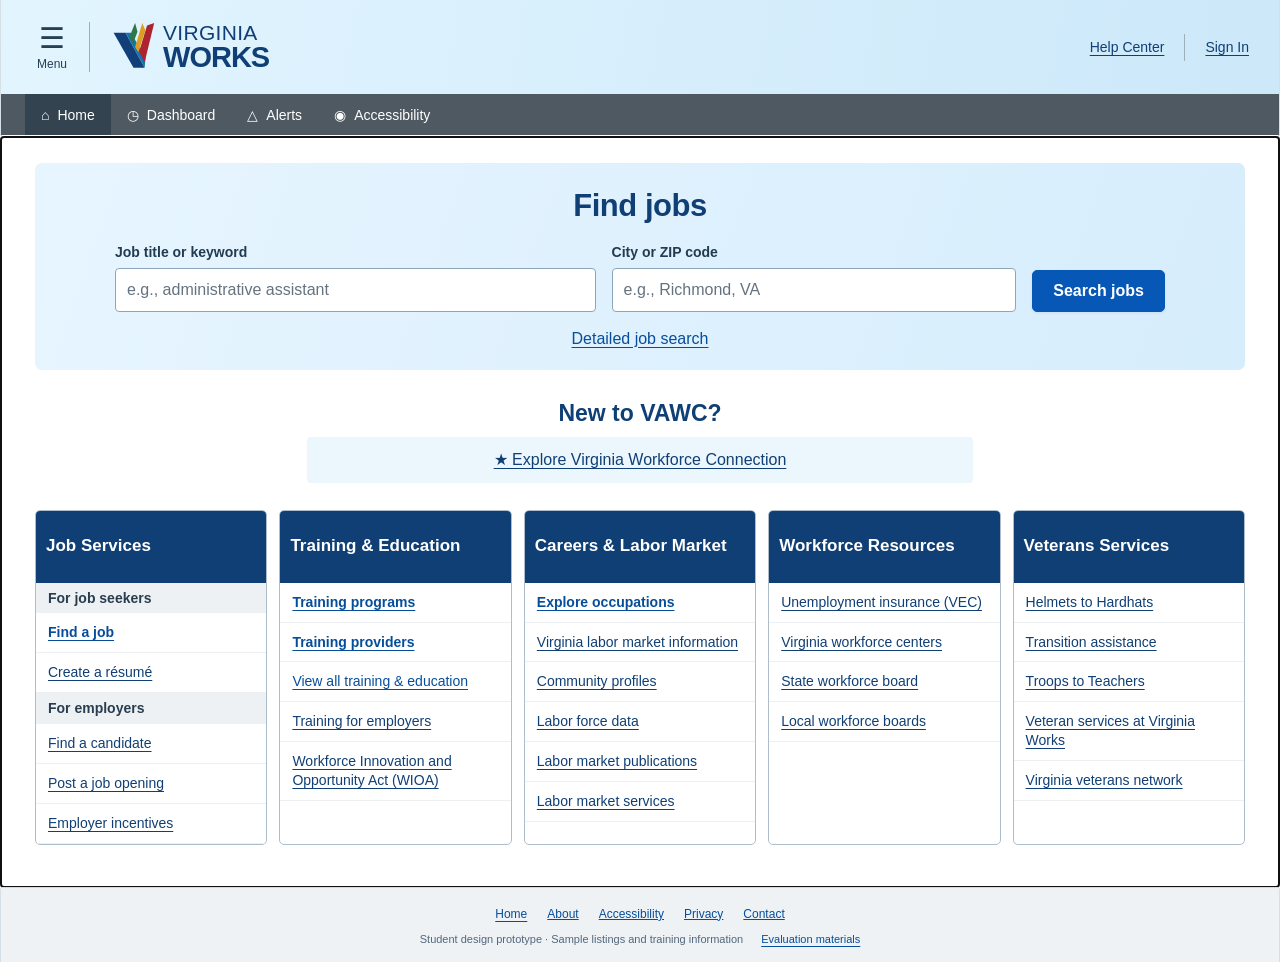
<file: index.html>
<!doctype html>
<html lang="en">
<head>
  <meta charset="utf-8">
  <meta name="viewport" content="width=device-width, initial-scale=1">
  <title>Virginia Works · Career & employment services</title>
  <meta name="description" content="An interactive student redesign of Virginia Workforce Connection for career exploration, training, and job comparison.">
  <link rel="stylesheet" href="styles.css">
</head>
<body>
  <a class="skip-link" href="#main">Skip to main content</a>
  <div class="site-shell">
    <header class="masthead">
      <button class="menu-button" id="menu-button" aria-label="Open service menu"><span aria-hidden="true">☰</span>Menu</button>
      <a class="brand" href="#home" aria-label="Virginia Works home">
        <svg viewBox="0 0 54 60" aria-hidden="true"><path fill="#123f79" d="M2 12h15l24 44H27z"/><path fill="#1276ad" d="M17 12h7l18 32-1 12z"/><path fill="#ad2431" d="m44 3 9-3-12 49-7-13z"/><path fill="#de9e21" d="m38 0 4 9-9 28-4-7z"/><path fill="#32754c" d="m29 0 3 11-6 16-4-10z"/></svg>
        <span>VIRGINIA<strong>WORKS</strong></span>
      </a>
      <div class="header-actions"><button class="link-button" data-dialog="help">Help Center</button><span class="divider"></span><button class="link-button" data-dialog="signin">Sign In</button></div>
    </header>
    <nav class="utility-nav" aria-label="Main navigation"><a href="#home">⌂ <span>Home</span></a><button data-unavailable="Dashboard">◷ <span>Dashboard</span></button><button data-dialog="alerts">△ <span>Alerts</span></button><button data-dialog="accessibility">◉ <span>Accessibility</span></button></nav>
    <main id="main" tabindex="-1"></main>
    <footer><div><a href="#home">Home</a><button data-dialog="about">About</button><button data-dialog="accessibility">Accessibility</button><button data-dialog="privacy">Privacy</button><button data-unavailable="Contact">Contact</button></div><small>Student design prototype · Sample listings and training information</small><a class="review-link" href="review.html" target="_blank" rel="noopener">Evaluation materials</a></footer>
  </div>
  <div id="announcer" class="sr-only" aria-live="polite" aria-atomic="true"></div>
  <dialog id="dialog"><div id="dialog-content"></div><form method="dialog"><button class="button secondary">Close</button></form></dialog>
  <script src="data.js"></script>
  <script src="app.js"></script>
</body>
</html>
</file>
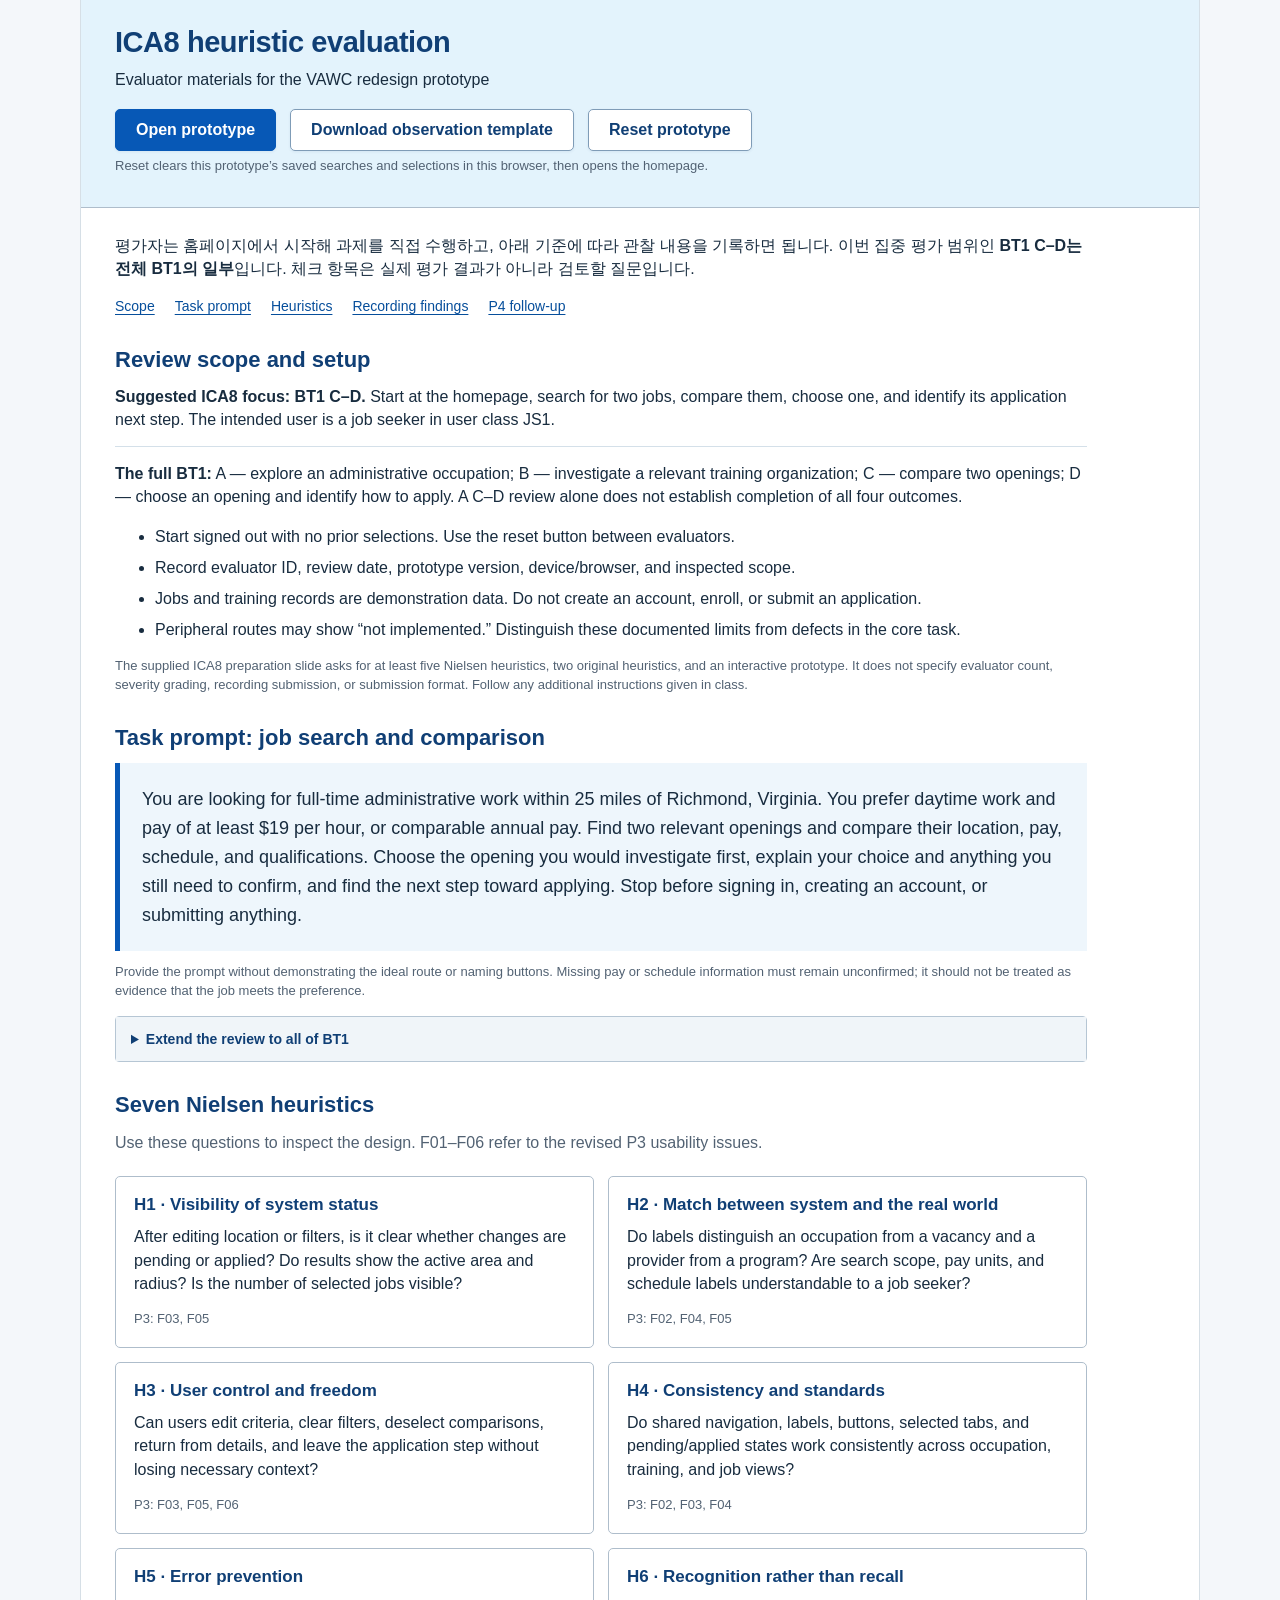
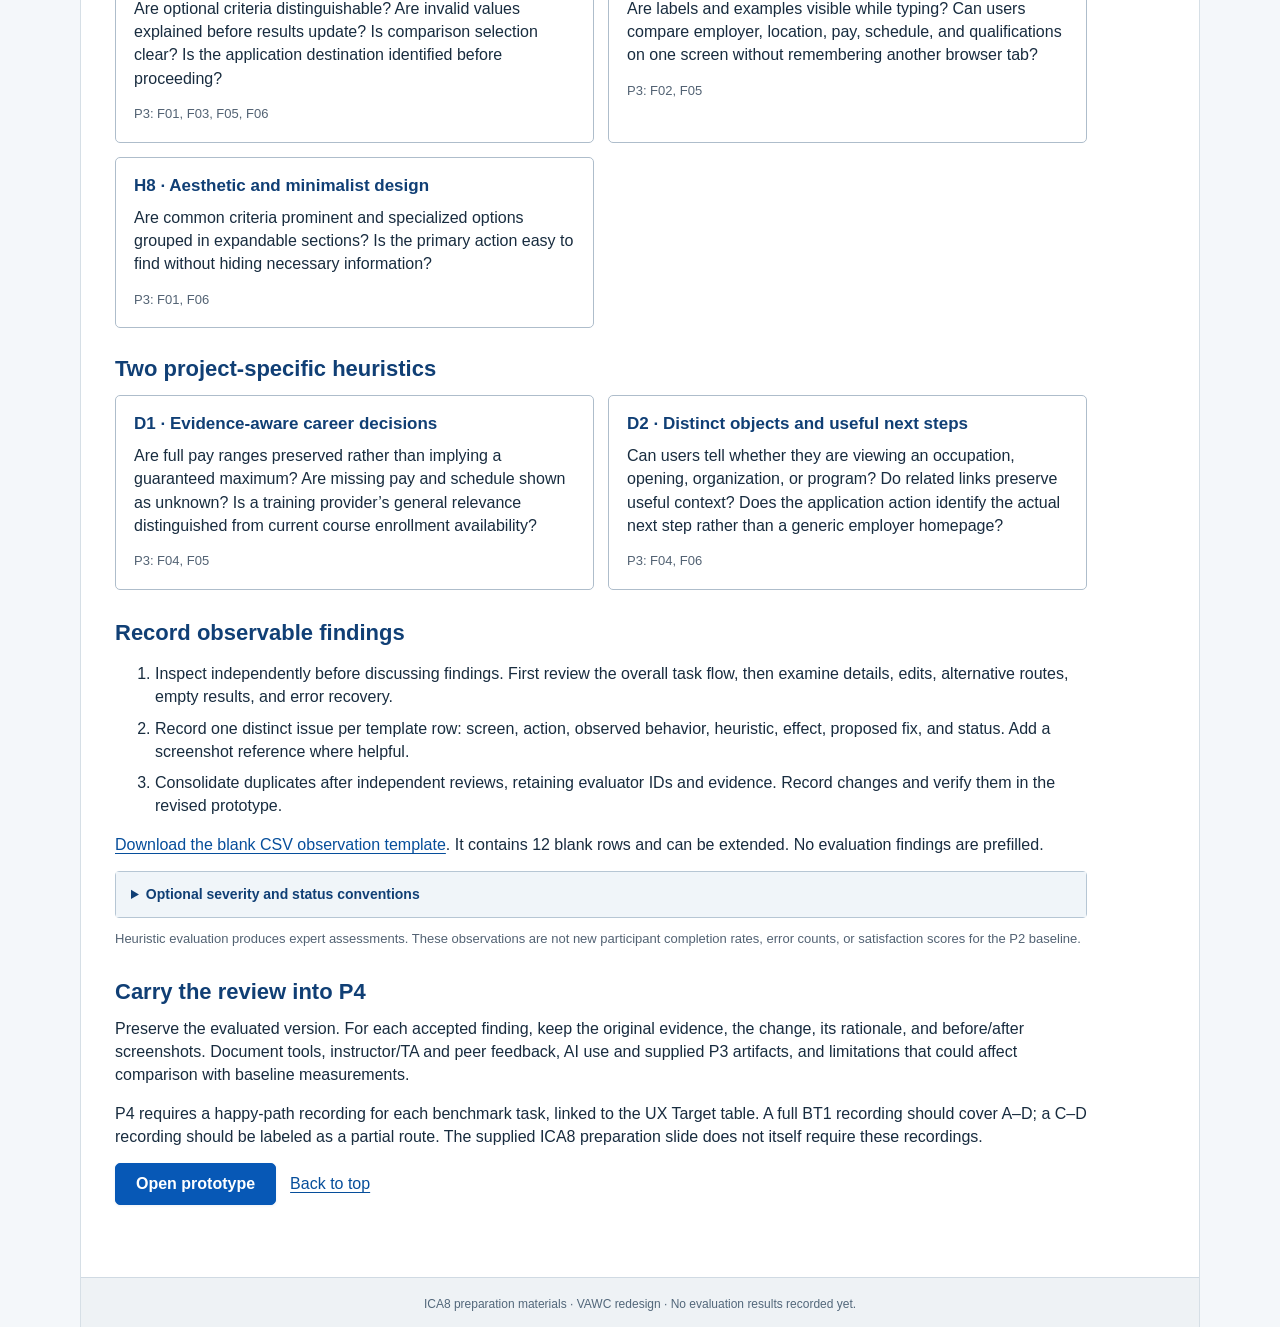
<file: review.html>
<!doctype html>
<html lang="en">
<head>
  <meta charset="utf-8">
  <meta name="viewport" content="width=device-width, initial-scale=1">
  <title>ICA8 evaluation guide · VAWC prototype</title>
  <link rel="stylesheet" href="styles.css">
  <style>
    .review-shell{max-width:1120px}.review-header{padding:25px 34px;background:var(--pale);border-bottom:1px solid var(--border)}.review-header p{margin:6px 0 0}.review-content{max-width:1040px}.review-content section{margin:30px 0}.review-content li{margin-bottom:8px}.review-content blockquote{margin:0;padding:22px;border-left:5px solid var(--blue);background:#eef6fc;font-size:18px;line-height:1.6}.review-content h2{margin-bottom:12px}.review-content .checks-grid{display:grid;grid-template-columns:1fr 1fr;gap:14px}.heuristic{border:1px solid var(--border);border-radius:5px;padding:18px;background:#fff}.heuristic h3{font-size:17px}.heuristic p:last-child{margin-bottom:0}.review-content .task-line{border-top:1px solid #d4e0e9;padding-top:15px}.review-content .criteria-label{margin-top:28px}.review-content .review-nav{display:flex;gap:20px;flex-wrap:wrap;margin-top:16px}.review-content .review-nav a{font-size:14px}.review-content .status-message{margin-top:12px;color:#8a1b1b}.review-content .status-message:empty{display:none}@media(max-width:700px){.review-content .checks-grid{grid-template-columns:1fr}.review-header{padding:22px 18px}}@media print{body{padding:0;background:white}.review-shell{border:0}.review-header .actions,.review-nav,#reset-help,#reset-status{display:none}.review-content{padding:15px}.heuristic{break-inside:avoid}.review-content section{margin:20px 0}}
  </style>
</head>
<body>
  <a class="skip-link" href="#review-main">Skip to evaluation guide</a>
  <div class="site-shell review-shell">
    <header class="review-header">
      <h1>ICA8 heuristic evaluation</h1>
      <p>Evaluator materials for the VAWC redesign prototype</p>
      <div class="actions" style="margin-top:18px">
        <a class="button" href="index.html#home">Open prototype</a>
        <a class="button secondary" href="HE-observation-template.csv" download>Download observation template</a>
        <button class="button secondary" type="button" id="reset-prototype">Reset prototype</button>
      </div>
      <p class="small muted" id="reset-help">Reset clears this prototype’s saved searches and selections in this browser, then opens the homepage.</p>
      <p class="status-message" id="reset-status" role="status" aria-live="polite"></p>
    </header>
    <main id="review-main" class="review-content">
      <p lang="ko">평가자는 홈페이지에서 시작해 과제를 직접 수행하고, 아래 기준에 따라 관찰 내용을 기록하면 됩니다. 이번 집중 평가 범위인 <strong>BT1 C–D는 전체 BT1의 일부</strong>입니다. 체크 항목은 실제 평가 결과가 아니라 검토할 질문입니다.</p>
      <nav class="review-nav" aria-label="Evaluation guide sections"><a href="#scope">Scope</a><a href="#prompt">Task prompt</a><a href="#criteria">Heuristics</a><a href="#recording">Recording findings</a><a href="#p4">P4 follow-up</a></nav>

      <section id="scope" aria-labelledby="scope-title">
        <h2 id="scope-title">Review scope and setup</h2>
        <p><strong>Suggested ICA8 focus: BT1 C–D.</strong> Start at the homepage, search for two jobs, compare them, choose one, and identify its application next step. The intended user is a job seeker in user class JS1.</p>
        <p class="task-line"><strong>The full BT1:</strong> A — explore an administrative occupation; B — investigate a relevant training organization; C — compare two openings; D — choose an opening and identify how to apply. A C–D review alone does not establish completion of all four outcomes.</p>
        <ul>
          <li>Start signed out with no prior selections. Use the reset button between evaluators.</li>
          <li>Record evaluator ID, review date, prototype version, device/browser, and inspected scope.</li>
          <li>Jobs and training records are demonstration data. Do not create an account, enroll, or submit an application.</li>
          <li>Peripheral routes may show “not implemented.” Distinguish these documented limits from defects in the core task.</li>
        </ul>
        <p class="small muted">The supplied ICA8 preparation slide asks for at least five Nielsen heuristics, two original heuristics, and an interactive prototype. It does not specify evaluator count, severity grading, recording submission, or submission format. Follow any additional instructions given in class.</p>
      </section>

      <section id="prompt" aria-labelledby="prompt-title">
        <h2 id="prompt-title">Task prompt: job search and comparison</h2>
        <blockquote>You are looking for full-time administrative work within 25 miles of Richmond, Virginia. You prefer daytime work and pay of at least $19 per hour, or comparable annual pay. Find two relevant openings and compare their location, pay, schedule, and qualifications. Choose the opening you would investigate first, explain your choice and anything you still need to confirm, and find the next step toward applying. Stop before signing in, creating an account, or submitting anything.</blockquote>
        <p class="small muted" style="margin-top:12px">Provide the prompt without demonstrating the ideal route or naming buttons. Missing pay or schedule information must remain unconfirmed; it should not be treated as evidence that the job meets the preference.</p>
        <details class="disclosure"><summary>Extend the review to all of BT1</summary><div class="disclosure-content"><p>Also ask the evaluator to identify an administrative occupation and explain relevant duties and skills, then find a potentially relevant training organization and distinguish evidence of relevance from unconfirmed course availability. Record the reviewed scope as BT1 A–D.</p></div></details>
      </section>

      <section id="criteria" aria-labelledby="criteria-title">
        <h2 id="criteria-title">Seven Nielsen heuristics</h2>
        <p class="intro">Use these questions to inspect the design. F01–F06 refer to the revised P3 usability issues.</p>
        <div class="checks-grid">
          <article class="heuristic"><h3>H1 · Visibility of system status</h3><p>After editing location or filters, is it clear whether changes are pending or applied? Do results show the active area and radius? Is the number of selected jobs visible?</p><p class="small muted">P3: F03, F05</p></article>
          <article class="heuristic"><h3>H2 · Match between system and the real world</h3><p>Do labels distinguish an occupation from a vacancy and a provider from a program? Are search scope, pay units, and schedule labels understandable to a job seeker?</p><p class="small muted">P3: F02, F04, F05</p></article>
          <article class="heuristic"><h3>H3 · User control and freedom</h3><p>Can users edit criteria, clear filters, deselect comparisons, return from details, and leave the application step without losing necessary context?</p><p class="small muted">P3: F03, F05, F06</p></article>
          <article class="heuristic"><h3>H4 · Consistency and standards</h3><p>Do shared navigation, labels, buttons, selected tabs, and pending/applied states work consistently across occupation, training, and job views?</p><p class="small muted">P3: F02, F03, F04</p></article>
          <article class="heuristic"><h3>H5 · Error prevention</h3><p>Are optional criteria distinguishable? Are invalid values explained before results update? Is comparison selection clear? Is the application destination identified before proceeding?</p><p class="small muted">P3: F01, F03, F05, F06</p></article>
          <article class="heuristic"><h3>H6 · Recognition rather than recall</h3><p>Are labels and examples visible while typing? Can users compare employer, location, pay, schedule, and qualifications on one screen without remembering another browser tab?</p><p class="small muted">P3: F02, F05</p></article>
          <article class="heuristic"><h3>H8 · Aesthetic and minimalist design</h3><p>Are common criteria prominent and specialized options grouped in expandable sections? Is the primary action easy to find without hiding necessary information?</p><p class="small muted">P3: F01, F06</p></article>
        </div>
        <h2 class="criteria-label">Two project-specific heuristics</h2>
        <div class="checks-grid">
          <article class="heuristic"><h3>D1 · Evidence-aware career decisions</h3><p>Are full pay ranges preserved rather than implying a guaranteed maximum? Are missing pay and schedule shown as unknown? Is a training provider’s general relevance distinguished from current course enrollment availability?</p><p class="small muted">P3: F04, F05</p></article>
          <article class="heuristic"><h3>D2 · Distinct objects and useful next steps</h3><p>Can users tell whether they are viewing an occupation, opening, organization, or program? Do related links preserve useful context? Does the application action identify the actual next step rather than a generic employer homepage?</p><p class="small muted">P3: F04, F06</p></article>
        </div>
      </section>

      <section id="recording" aria-labelledby="recording-title">
        <h2 id="recording-title">Record observable findings</h2>
        <ol>
          <li>Inspect independently before discussing findings. First review the overall task flow, then examine details, edits, alternative routes, empty results, and error recovery.</li>
          <li>Record one distinct issue per template row: screen, action, observed behavior, heuristic, effect, proposed fix, and status. Add a screenshot reference where helpful.</li>
          <li>Consolidate duplicates after independent reviews, retaining evaluator IDs and evidence. Record changes and verify them in the revised prototype.</li>
        </ol>
        <p><a href="HE-observation-template.csv" download>Download the blank CSV observation template</a>. It contains 12 blank rows and can be extended. No evaluation findings are prefilled.</p>
        <details class="disclosure"><summary>Optional severity and status conventions</summary><div class="disclosure-content"><p>This is an optional team convention, not a severity scheme specified in the supplied ICA8 slide: <strong>0</strong> = no issue after review; <strong>1</strong> = cosmetic; <strong>2</strong> = minor difficulty with an easy workaround; <strong>3</strong> = major difficulty or substantial extra effort; <strong>4</strong> = prevents an essential task outcome. Explain each rating from the observed effect.</p><p>Suggested status values: New, Needs clarification, Accepted, Deferred, Fixed, Verified, or Not an issue. Use Verified only after checking the change.</p></div></details>
        <p class="small muted">Heuristic evaluation produces expert assessments. These observations are not new participant completion rates, error counts, or satisfaction scores for the P2 baseline.</p>
      </section>

      <section id="p4" aria-labelledby="p4-title">
        <h2 id="p4-title">Carry the review into P4</h2>
        <p>Preserve the evaluated version. For each accepted finding, keep the original evidence, the change, its rationale, and before/after screenshots. Document tools, instructor/TA and peer feedback, AI use and supplied P3 artifacts, and limitations that could affect comparison with baseline measurements.</p>
        <p>P4 requires a happy-path recording for each benchmark task, linked to the UX Target table. A full BT1 recording should cover A–D; a C–D recording should be labeled as a partial route. The supplied ICA8 preparation slide does not itself require these recordings.</p>
        <div class="actions"><a class="button" href="index.html#home">Open prototype</a><a href="#review-main">Back to top</a></div>
      </section>
    </main>
    <footer>ICA8 preparation materials · VAWC redesign · No evaluation results recorded yet.</footer>
  </div>
  <script>
    document.getElementById('reset-prototype').addEventListener('click', function () {
      try {
        localStorage.removeItem('vawc-p4-v1');
        window.location.href = 'index.html#home';
      } catch (error) {
        document.getElementById('reset-status').textContent = 'Saved state could not be cleared in this browser. Open the prototype in a fresh private window to start a new review.';
      }
    });
  </script>
</body>
</html>
</file>
<file: styles.css>
:root{--navy:#103f75;--blue:#0758b6;--blue-hover:#06458d;--pale:#e3f3fc;--ink:#182c3f;--muted:#526273;--border:#aebdcb;--page:#f4f7fa;--green:#247043;--warning:#875305;--radius:5px;--shadow:0 1px 3px #103f7512}
*{box-sizing:border-box}body{margin:0;background:var(--page);color:var(--ink);font:16px/1.45 Arial,Helvetica,sans-serif}button,input,select,textarea{font:inherit}button,a,input,select,summary{touch-action:manipulation}a{color:#064e9b;text-underline-offset:3px}a:hover{color:#003c77}button{cursor:pointer}button:disabled{cursor:not-allowed;opacity:.6}button:focus-visible,a:focus-visible,input:focus-visible,select:focus-visible,summary:focus-visible,textarea:focus-visible{outline:3px solid #c57500;outline-offset:3px}button:focus:not(:focus-visible){outline:none}.site-shell{max-width:1500px;min-height:100vh;margin:0 auto;background:#fff;display:flex;flex-direction:column;border-left:1px solid #d6dfe6;border-right:1px solid #d6dfe6}.masthead{height:94px;background:linear-gradient(100deg,#e2f5ff,#cce8f9);display:flex;align-items:center;padding:16px 30px;gap:22px}.menu-button{border:0;background:transparent;color:#253f54;display:flex;flex-direction:column;font-size:12px;align-items:center;line-height:1.1;padding-right:22px;border-right:1px solid #96b0c2}.menu-button span{font-size:29px;margin-bottom:3px}.brand{display:flex;align-items:center;gap:8px;color:var(--navy);text-decoration:none;font-size:21px;line-height:1.02;letter-spacing:.3px}.brand svg{width:43px;height:54px}.brand strong{display:block;font-size:29px;letter-spacing:-1px}.header-actions{margin-left:auto;display:flex;align-items:center;gap:20px;font-size:14px}.divider{height:27px;border-left:1px solid #9dafbb}.link-button{border:0;background:transparent;color:var(--navy);padding:3px 0;text-decoration:underline;text-underline-offset:3px}.utility-nav{background:#4e5961;display:flex;gap:0;padding:0 24px;min-height:43px}.utility-nav a,.utility-nav button{color:#fff;font-size:14px;display:flex;align-items:center;gap:8px;text-decoration:none;padding:10px 16px;border:0;background:transparent}.utility-nav a:hover,.utility-nav button:hover{background:#33434f}.utility-nav a[aria-current=page]{background:#33434f}main{padding:26px 34px 42px;flex:1;min-height:630px}h1,h2,h3,h4{color:var(--navy);line-height:1.2}h1{font-size:29px;margin:0 0 8px;letter-spacing:-.45px}h2{font-size:22px;margin:0 0 15px}h3{font-size:19px;margin:0 0 10px}h4{font-size:16px;margin:0 0 8px}p{margin:0 0 15px}.intro{color:var(--muted);margin-bottom:22px}.breadcrumb{font-size:13px;color:var(--muted);margin:0 0 12px;display:flex;flex-wrap:wrap;gap:8px}.breadcrumb a{color:var(--navy)}.button{background:var(--blue);border:1px solid var(--blue);color:#fff;padding:10px 20px;border-radius:var(--radius);text-decoration:none;display:inline-flex;justify-content:center;align-items:center;gap:8px;font-weight:700;line-height:1.25;min-height:42px;box-shadow:var(--shadow)}.button:hover{background:var(--blue-hover);border-color:var(--blue-hover);color:#fff}.button.secondary{background:#fff;color:var(--navy);border-color:#7f9cb7}.button.secondary:hover{background:#eef6fc}.button.small{font-size:14px;min-height:36px;padding:8px 13px}.button.full{width:100%}.button.text{border:0;background:none;color:#064e9b;box-shadow:none;text-decoration:underline;font-weight:400}.actions{display:flex;align-items:center;gap:14px;flex-wrap:wrap}.actions.end{justify-content:flex-end}.stack{display:grid;gap:18px}.muted{color:var(--muted)}.small{font-size:13px}.lead{font-size:17px}.badge{display:inline-block;border-radius:3px;padding:3px 8px;background:#e7f0f7;color:var(--navy);font-size:11px;font-weight:700;letter-spacing:.7px;text-transform:uppercase}.tag{padding:4px 9px;background:#ecf3f8;color:#344d61;border-radius:3px;font-size:13px;display:inline-block}.tag-row{display:flex;gap:7px;flex-wrap:wrap;margin-bottom:16px}.panel{border:1px solid var(--border);border-radius:var(--radius);background:#fff;overflow:hidden;box-shadow:var(--shadow)}.panel-body{padding:21px}.panel-title{font-size:18px;color:#fff;background:var(--navy);margin:0;padding:12px 17px}.section-title{background:#e7f2fa;padding:10px 15px;margin:20px 0 18px;color:var(--navy);font-size:17px}.panel>.section-title{margin:0}.two-cols{display:grid;grid-template-columns:1fr 1.08fr;gap:22px}.three-cols{display:grid;grid-template-columns:repeat(3,1fr);gap:20px}.hero{background:linear-gradient(110deg,#e7f5ff,#d6edfc);padding:24px 28px 20px;border-radius:7px;margin-bottom:22px}.hero h1{text-align:center;font-size:31px;margin:0 0 18px}.home-search{display:grid;grid-template-columns:.95fr .8fr auto;gap:16px;align-items:end;max-width:1050px;margin:0 auto}.hero-more{display:block;width:max-content;margin:15px auto 0}.welcome{text-align:center;padding:8px 0 27px}.welcome h2{font-size:23px;margin:0 0 10px}.welcome .intro-link{background:#ecf6fd;padding:11px 28px;border-radius:4px;display:inline-block;min-width:55%}.home-grid{display:grid;grid-template-columns:repeat(5,1fr);gap:12px}.home-group{border:1px solid var(--border);border-radius:5px;overflow:hidden;min-height:316px}.home-group h2{font-size:17px;color:#fff;background:var(--navy);margin:0;padding:16px 10px;min-height:72px;display:flex;align-items:center}.home-group h3{color:#293d50;background:#eef1f4;font-size:14px;padding:7px 12px;margin:0}.home-group a,.home-group .link-button{display:block;padding:10px 12px;font-size:14px;text-align:left;border-bottom:1px solid #edf0f3;width:100%;line-height:1.35}.home-group .primary-link{font-weight:bold}.field{display:flex;flex-direction:column;gap:6px;min-width:0}.field>label,.field-label{font-size:14px;font-weight:700;color:#223b50}.field input,.field select,.field textarea{width:100%;border:1px solid #8ea6bb;background:#fff;color:#20374a;border-radius:4px;min-height:42px;padding:9px 11px}.field textarea{resize:vertical;min-height:95px}.field input::placeholder{color:#657380}.field input[aria-invalid=true]{border-color:#b02525}.field small{color:#526273;font-size:12px}.form-row{display:grid;grid-template-columns:1fr 1fr;gap:18px;margin-bottom:18px}.form-row.three{grid-template-columns:1.5fr 1fr .65fr}.form-row.pay{grid-template-columns:1.25fr .6fr .75fr 1fr}.form-row.full{grid-template-columns:1fr}.check{display:flex;align-items:flex-start;gap:9px;font-size:14px;cursor:pointer;line-height:1.4}.check input{margin:3px 0 0;width:17px;height:17px;accent-color:var(--blue);flex-shrink:0}.checks{display:flex;gap:20px;flex-wrap:wrap}.form-box{border:1px solid var(--border);border-radius:5px;padding:22px;margin-bottom:20px;background:#fcfdff}.form-box .form-title{font-size:19px;border-bottom:1px solid #d8e2ea;padding-bottom:14px;margin:0 0 20px}.disclosure{border:1px solid #b6c6d4;border-radius:4px;margin:12px 0;background:#fff}.disclosure summary{font-weight:700;cursor:pointer;padding:12px 15px;font-size:14px;color:var(--navy);background:#f0f5f9}.disclosure .disclosure-content{padding:18px}.disclosure .form-row:last-child{margin-bottom:0}.filter-count{font-size:12px;font-weight:400;margin-left:7px;background:#dcecf8;border-radius:8px;padding:2px 7px}.form-actions{padding-top:17px;display:flex;align-items:center;gap:16px;flex-wrap:wrap}.status-box{padding:13px 17px;border:1px solid #bdd6e7;background:#e7f4fd;border-radius:4px;display:flex;justify-content:space-between;align-items:center;gap:20px;font-size:14px;margin-bottom:20px}.status-summary{line-height:1.7}.status-pill{font-size:12px;font-weight:bold;white-space:nowrap;border-radius:3px;display:inline-block;padding:5px 9px;background:#e2f2e7;color:#1a6138}.status-pill.pending{color:#784900;background:#fff0cc}.draft-status{margin:15px 0 0;font-size:13px}.error{background:#fff2f1;border-left:4px solid #b12626;padding:10px 13px;color:#8a1b1b;margin-bottom:16px;font-size:14px}.error:empty{display:none}.notice{padding:15px 17px;background:#f3f7fa;border:1px solid #c4d4e0;border-radius:4px;color:#3e5363;margin:16px 0}.tabs{display:flex;border-bottom:1px solid #aebdcb;gap:5px;margin:18px 0}.tabs button,.tabs a{flex:1;padding:12px 16px;border:1px solid #9ab0c4;background:#fff;border-radius:4px 4px 0 0;text-decoration:none;color:var(--navy);font-weight:bold;font-size:14px;text-align:center}.tabs .active,.tabs [aria-selected=true]{color:#fff;background:var(--blue);border-color:var(--blue)}.search-tools{display:flex;gap:15px;align-items:center;flex-wrap:wrap;margin:20px 0}.search-tools select{padding:8px;border:1px solid #8fa5b8;border-radius:3px;background:#fff}.count{color:#4c6275;font-size:14px;margin-left:auto}.result-layout{display:grid;grid-template-columns:minmax(280px,31%) minmax(0,1fr);gap:20px;align-items:start}.job-list{display:grid;gap:12px;padding:13px;max-height:660px;overflow:auto}.job-card{padding:16px;border:1px solid #c0cfdb;border-radius:4px;background:#fff}.job-card.selected{border:2px solid var(--blue);padding:15px;background:#f6fbff}.job-card .check{margin-bottom:12px;font-weight:bold}.job-card h3{font-size:18px;margin-bottom:8px}.job-card p{font-size:14px;margin-bottom:6px}.job-card .link-button{font-size:14px;margin-top:8px}.selection-bar{padding:13px;background:#e0f1fb;display:flex;align-items:center;justify-content:space-between;gap:8px;flex-wrap:wrap;font-size:13px}.detail-panel .tabs{margin:0}.detail-content{padding:24px;border:1px solid var(--border);border-top:0;border-radius:0 0 4px 4px;min-height:410px}.detail-top{display:flex;gap:22px;justify-content:space-between;align-items:flex-start;margin-bottom:20px}.detail-top h2{font-size:25px;margin:10px 0}.detail-employer{font-size:16px;color:#475f74}.facts{display:grid;grid-template-columns:1fr 1fr;border:1px solid #c7d5e1;border-radius:4px;overflow:hidden;margin:18px 0 23px}.facts>div{padding:13px 15px;border-bottom:1px solid #dce5ed;background:#f6f9fc}.facts>div:nth-child(odd){border-right:1px solid #dce5ed}.facts dt{font-size:12px;color:#526679;margin-bottom:4px}.facts dd{margin:0;font-size:15px;font-weight:700}.prose{max-width:850px}.prose h3{margin-top:24px}.prose ul{padding-left:22px;margin:8px 0 22px}.prose li{margin-bottom:8px}.comparison-scroll{overflow:auto}.comparison{width:100%;border-collapse:collapse;font-size:14px;min-width:540px}.comparison th,.comparison td{border:1px solid #b7c7d4;padding:13px 12px;vertical-align:top;text-align:left;line-height:1.5}.comparison thead th{background:#e6f1f9;color:var(--navy);font-size:16px}.comparison tbody th{background:#f3f6f9;width:18%;font-size:13px;color:#3a5166}.comparison td{width:41%}.comparison tr:nth-child(even) td{background:#fafcfe}.comparison .missing{color:#755626}.comparison .button{font-size:13px}.empty{text-align:center;background:#f8fafc;border:1px dashed #a7bccd;padding:35px 20px;border-radius:5px}.empty h2{font-size:21px}.list-card{border:1px solid #b8cbd9;border-radius:4px;padding:20px;margin-bottom:15px}.list-card h3{margin:9px 0}.list-card .actions{margin-top:15px}.list-card p{font-size:14px;margin:8px 0}.training-tiles .panel-body{min-height:180px;display:flex;flex-direction:column}.training-tiles .actions{margin-top:auto;padding-top:15px}.training-tiles .panel-title{font-size:20px}.resource-list{list-style:none;padding:0;margin:0}.resource-list li{margin:12px 0}.occupation-list{padding:12px}.occupation-group{border-bottom:1px solid #d0dce6}.occupation-group summary{padding:12px 8px;cursor:pointer;font-size:14px;font-weight:bold}.occupation-group button{background:#fff;border:0;border-top:1px solid #edf1f5;display:block;width:100%;padding:11px 18px 11px 30px;text-align:left;color:var(--navy);font-size:14px}.occupation-group button:hover{background:#eef6fc}.occupation-group button.active{background:#d9eefe;border-left:4px solid var(--blue);font-weight:bold;padding-left:26px}.occupation-filter{padding:15px;border-bottom:1px solid #c7d7e4}.occupation-filter .field{flex:1}.occupation-preview{padding:22px}.occupation-preview h2{font-size:25px;margin:10px 0 18px}.occupation-preview h3{padding:9px 12px;background:#edf4f9;font-size:15px;margin:18px 0 12px}.occupation-preview ul{font-size:15px;padding-left:23px;margin:0 0 18px}.occupation-preview li{margin-bottom:7px}.location-row{display:flex;align-items:end;gap:15px;flex-wrap:wrap;background:#f3f8fc;border:1px solid #c8d9e7;border-radius:4px;padding:16px;margin:18px 0}.location-row .field{min-width:230px;flex:1}.location-row .applied-area{font-size:13px;padding-bottom:10px}.provider-chip{padding:12px 15px;background:#e7f3fc;border-radius:4px;font-size:14px;margin-bottom:18px;display:flex;justify-content:space-between;gap:15px}.application-card{max-width:740px;margin:30px auto;border:1px solid #acc3d6;border-radius:6px;overflow:hidden}.application-card .panel-body{padding:30px}.application-card h2{margin-top:12px}.steps{counter-reset:step;list-style:none;padding:0}.steps li{padding:12px 0 12px 42px;position:relative;border-bottom:1px solid #e0e8ee}.steps li:before{counter-increment:step;content:counter(step);position:absolute;left:0;top:12px;border-radius:50%;background:#deedf8;color:var(--navy);width:27px;height:27px;text-align:center;line-height:27px;font-weight:bold}.footer-links{margin-top:20px}footer{background:#eef2f5;border-top:1px solid #d0dae3;text-align:center;padding:18px 24px 14px;font-size:12px;color:#52677a}footer>div{display:flex;gap:20px;justify-content:center;margin-bottom:8px}footer button{background:none;border:0;color:#064e9b;font-size:12px;text-decoration:underline;padding:0}footer small{font-size:11px}.review-link{margin-left:18px;font-size:11px}dialog{border:1px solid #9eb5ca;box-shadow:0 14px 60px #172d4540;max-width:620px;width:calc(100% - 36px);padding:30px;border-radius:7px;color:var(--ink)}dialog::backdrop{background:#132b425e}dialog h2{margin:0 0 16px}dialog form{margin-top:23px}.menu-links{display:grid;gap:11px}.menu-links a{padding:10px;border-bottom:1px solid #dce6ee}.skip-link{position:absolute;left:10px;top:-80px;z-index:100;background:#fff;padding:12px}.skip-link:focus{top:10px}.sr-only{position:absolute;width:1px;height:1px;padding:0;margin:-1px;overflow:hidden;clip:rect(0,0,0,0);white-space:nowrap;border:0}[hidden]{display:none!important}.large-text{font-size:19px}.large-text input,.large-text select,.large-text button{font-size:inherit}
@media(min-width:1450px){body{padding:22px}.site-shell{min-height:calc(100vh - 44px);border:1px solid #b5c6d5;border-radius:8px;overflow:hidden}}@media(max-width:1050px){.home-grid{grid-template-columns:repeat(3,1fr)}.form-row.pay{grid-template-columns:1fr 1fr}.two-cols{grid-template-columns:1fr 1fr}.result-layout{grid-template-columns:290px minmax(0,1fr)}.detail-top{display:block}.detail-top .button{margin-top:10px}.comparison{font-size:13px}.status-box{align-items:flex-start;flex-direction:column;gap:8px}}@media(max-width:760px){main{padding:22px 18px}.masthead{height:82px;padding:12px 18px;gap:14px}.brand{font-size:16px}.brand strong{font-size:23px}.brand svg{width:34px;height:43px}.header-actions{gap:10px;font-size:12px}.menu-button{padding-right:12px}.utility-nav{padding:0 5px}.utility-nav a,.utility-nav button{font-size:12px;padding:10px}.home-grid{grid-template-columns:1fr 1fr}.hero{padding:23px 18px}.home-search{grid-template-columns:1fr}.two-cols,.three-cols,.result-layout{grid-template-columns:1fr}.form-row,.form-row.three,.form-row.pay{grid-template-columns:1fr}.hero h1{font-size:27px}.job-list{max-height:480px}.tabs button,.tabs a{padding:10px 6px;font-size:12px}.welcome .intro-link{min-width:auto}.detail-content{padding:18px}.facts{grid-template-columns:1fr}.facts>div:nth-child(odd){border-right:0}.count{margin-left:0}.panel-body{padding:17px}.comparison{min-width:530px}.review-link{display:block;margin:8px 0 0}}@media(max-width:420px){.home-grid{grid-template-columns:1fr}.header-actions .divider{display:none}.header-actions{flex-direction:column;gap:6px}.brand{font-size:14px}.brand strong{font-size:20px}.home-group{min-height:auto}}
</file>
